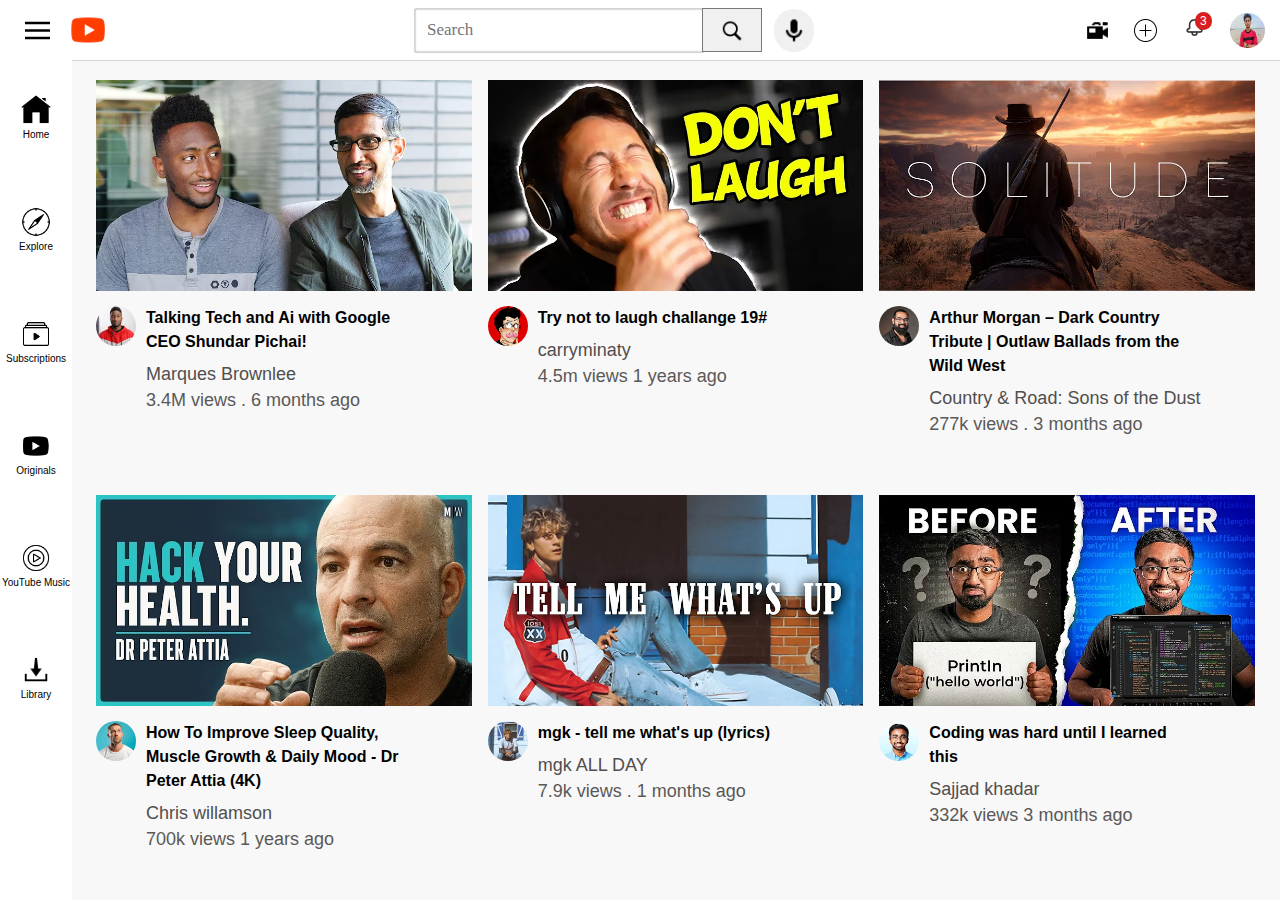
<file: index.html>
<!DOCTYPE html>
<html lang="en">
<head>
  <meta charset="UTF-8">
  <meta name="viewport" content="width=device-width, initial-scale=1.0">
  <title>You-Tube</title>
  <link rel="stylesheet" href="thumbnails/styles/video.css">
  <link rel="stylesheet" href="thumbnails/styles/header.css">
  <link rel="stylesheet" href="thumbnails/styles/general.css">
  <link rel="stylesheet" href="thumbnails/styles/sidebar.css">
  

</head>
<body>
  <header class="header">
 <div class="left-section">
  <img class="hamburger-menu" src="icons/icons8-hamburger-menu-50.png" alt="">
  <img class="youtube-logo" src="icons/icons8-youtube-48.png" alt="">
 </div>
 <div class="middle-section">
<input class="search" type="text" placeholder="Search">
  <button class="search-button">
    <img class="search-icon" src="icons/icons8-search-50.png" alt="">
    <div class="tool-tip">Search</div>
  </button>
  
  <button class="voice-button">
    <img class="voice-icon" src="icons/icons8-mike-24.png" alt="">
  </button>
 </div>
  
 <div class="right-section">
   <img class="camcorder-icon" src="icons/icons8-camcorder-24.png" alt="">
  <img class="plus-icon" src="icons/icons8-plus-50.png" alt="">
  <div class="notification-icon-container">
  <img class="notification-icon" src="icons/icons8-notifications-78.png" alt="">
  <div class="notification-count">3</div>
  </div>
  
  <img class="channel-icon" src="channel-pic/WhatsApp Image 2025-06-28 at 10.37.58_a1f1fb1d.jpg" alt="">
 </div>
 
  </header>
  <nav class="sidebar">
   <div class="sidebar-link">
    <img src="icons/icons8-home-2.png" alt="">
    <div>Home</div>
   </div>
   <div class="sidebar-link">
 <img src="icons/icons8-compass-2.png" alt="">
 <div>Explore</div>
   </div>
   <div class="sidebar-link">
<img src="icons/icons8-video-playlist-48.png" alt="">
<div>Subscriptions</div>
   </div>
   <div class="sidebar-link">
<img src="icons/icons8-youtube-50.png" alt="">
<div>Originals</div>
   </div>
   <div class="sidebar-link">
<img src="icons/icons8-youtube-music-50.png" alt="">
<div>YouTube Music</div>
   </div>
   <div class="sidebar-link">
<img src="icons/download.png" alt="">
<div>Library</div>
   </div>
  </nav>

  <main class="video-grid">

    <section class="youtube-box">
<div class="img-container">
  <a href=""><img class="img-second" src="thumbnails/hq720.avif" alt=""></a>
  
</div>
<div class="video-info-grid">
  <div class="img-profile">
    
    <img class="img-in" src="channel-pic/final-000.jpg" alt="">
    
    
  </div>
  <div class="info-profile">
<p class="video-title">
 Talking Tech and Ai with Google CEO Shundar Pichai!
</p>
<p class="video-author">
 Marques Brownlee
</p>
<p class="video-stats">
  3.4M views . 6 months ago
   </p>
  </div>
 </div>
</section>

  <section class="youtube-box">

<div class="img-container">
  <img class="img-second" src="thumbnails/hq720 (1).avif" alt="">
  
</div>
<div class="video-info-grid">
  <div class="img-profile">
    <img class="img-in" src="channel-pic/unnamed.jpg" alt="">
  </div>
  <div class="info-profile">
<p class="video-title">
  Try not to laugh challange 19#
</p>
<p class="video-author">
  carryminaty
</p>
<p class="video-stats">
  4.5m views 1 years ago
   </p>
  </div>
 </div>
</section>

<section class="youtube-box">

<div class="img-container">
  <img class="img-second" src="thumbnails/th-1.avif" alt="">
  
</div>
<div class="video-info-grid">
  <div class="img-profile">
    <img class="img-in" src="channel-pic/ph-2.jpg" alt="">
  </div>
  <div class="info-profile">
<p class="video-title">
  Arthur Morgan – Dark Country Tribute | Outlaw Ballads from the Wild West
</p>
<p class="video-author">
 Country & Road: Sons of the Dust
</p>
<p class="video-stats">
  277k views . 3 months ago
   </p>
  </div>
 </div>
</section>

  <section class="youtube-box">

<div class="img-container">
  <img class="img-second" src="thumbnails/new-1.avif" alt="">
</div>
<div class="video-info-grid">
  <div class="img-profile">
    <img class="img-in" src="channel-pic/new-1.jpg" alt="">
  </div>
  <div class="info-profile">
<p class="video-title">
  How To Improve Sleep Quality, Muscle Growth & Daily Mood - Dr Peter Attia (4K)
</p>
<p class="video-author">
  Chris willamson
</p>
<p class="video-stats">
  700k views 1 years ago
   </p>
  </div>
 </div>
</section>

<section class="youtube-box">

<div class="img-container">
  <img class="img-second" src="thumbnails/th-3.avif" alt="">
</div>
<div class="video-info-grid">
  <div class="img-profile">
    <img class="img-in" src="channel-pic/channels4_profile.jpg" alt="">
  </div>
  <div class="info-profile">
<p class="video-title">
 mgk - tell me what's up (lyrics)
</p>
<p class="video-author">
mgk ALL DAY
</p>
<p class="video-stats">
  7.9k views . 1 months ago
   </p>
  </div>
 </div>
</section>

  <section class="youtube-box">

<div class="img-container">
  <img class="img-second" src="thumbnails/th-4.avif" alt="">
</div>
<div class="video-info-grid">
  <div class="img-profile">
    <img class="img-in" src="channel-pic/ph-4.jpg" alt="">
  </div>
  <div class="info-profile">
<p class="video-title">
  Coding was hard until I learned this
</p>
<p class="video-author">
 Sajjad khadar
</p>
<p class="video-stats">
  332k views 3 months ago
   </p>
  </div>
 </div>
</section>

  </main>
</body>
</html>
</file>
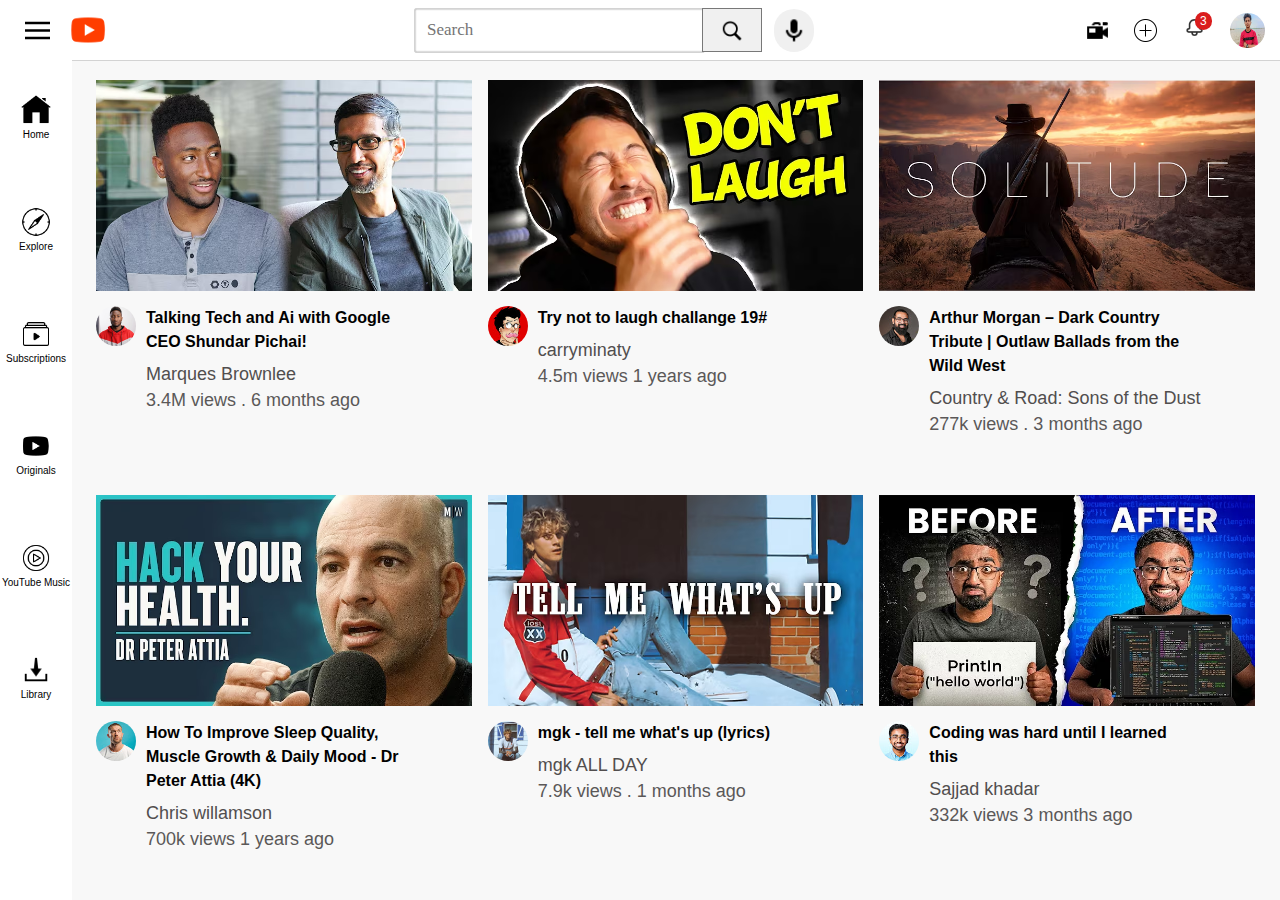
<file: you-tube.html>
<!DOCTYPE html>
<html lang="en">
<head>
  <meta charset="UTF-8">
  <meta name="viewport" content="width=device-width, initial-scale=1.0">
  <title>You-Tube</title>
  <link rel="stylesheet" href="thumbnails/styles/video.css">
  <link rel="stylesheet" href="thumbnails/styles/header.css">
  <link rel="stylesheet" href="thumbnails/styles/general.css">
  <link rel="stylesheet" href="thumbnails/styles/sidebar.css">
  

</head>
<body>
  <header class="header">
 <div class="left-section">
  <img class="hamburger-menu" src="icons/icons8-hamburger-menu-50.png" alt="">
  <img class="youtube-logo" src="icons/icons8-youtube-48.png" alt="">
 </div>
 <div class="middle-section">
<input class="search" type="text" placeholder="Search">
  <button class="search-button">
    <img class="search-icon" src="icons/icons8-search-50.png" alt="">
    <div class="tool-tip">Search</div>
  </button>
  
  <button class="voice-button">
    <img class="voice-icon" src="icons/icons8-mike-24.png" alt="">
  </button>
 </div>
  
 <div class="right-section">
   <img class="camcorder-icon" src="icons/icons8-camcorder-24.png" alt="">
  <img class="plus-icon" src="icons/icons8-plus-50.png" alt="">
  <div class="notification-icon-container">
  <img class="notification-icon" src="icons/icons8-notifications-78.png" alt="">
  <div class="notification-count">3</div>
  </div>
  
  <img class="channel-icon" src="channel-pic/WhatsApp Image 2025-06-28 at 10.37.58_a1f1fb1d.jpg" alt="">
 </div>
 
  </header>
  <nav class="sidebar">
   <div class="sidebar-link">
    <img src="icons/icons8-home-2.png" alt="">
    <div>Home</div>
   </div>
   <div class="sidebar-link">
 <img src="icons/icons8-compass-2.png" alt="">
 <div>Explore</div>
   </div>
   <div class="sidebar-link">
<img src="icons/icons8-video-playlist-48.png" alt="">
<div>Subscriptions</div>
   </div>
   <div class="sidebar-link">
<img src="icons/icons8-youtube-50.png" alt="">
<div>Originals</div>
   </div>
   <div class="sidebar-link">
<img src="icons/icons8-youtube-music-50.png" alt="">
<div>YouTube Music</div>
   </div>
   <div class="sidebar-link">
<img src="icons/download.png" alt="">
<div>Library</div>
   </div>
  </nav>

  <main class="video-grid">

    <section class="youtube-box">
<div class="img-container">
  <a href=""><img class="img-second" src="thumbnails/hq720.avif" alt=""></a>
  
</div>
<div class="video-info-grid">
  <div class="img-profile">
    
    <img class="img-in" src="channel-pic/final-000.jpg" alt="">
    
    
  </div>
  <div class="info-profile">
<p class="video-title">
 Talking Tech and Ai with Google CEO Shundar Pichai!
</p>
<p class="video-author">
 Marques Brownlee
</p>
<p class="video-stats">
  3.4M views . 6 months ago
   </p>
  </div>
 </div>
</section>

  <section class="youtube-box">

<div class="img-container">
  <img class="img-second" src="thumbnails/hq720 (1).avif" alt="">
  
</div>
<div class="video-info-grid">
  <div class="img-profile">
    <img class="img-in" src="channel-pic/unnamed.jpg" alt="">
  </div>
  <div class="info-profile">
<p class="video-title">
  Try not to laugh challange 19#
</p>
<p class="video-author">
  carryminaty
</p>
<p class="video-stats">
  4.5m views 1 years ago
   </p>
  </div>
 </div>
</section>

<section class="youtube-box">

<div class="img-container">
  <img class="img-second" src="thumbnails/th-1.avif" alt="">
  
</div>
<div class="video-info-grid">
  <div class="img-profile">
    <img class="img-in" src="channel-pic/ph-2.jpg" alt="">
  </div>
  <div class="info-profile">
<p class="video-title">
  Arthur Morgan – Dark Country Tribute | Outlaw Ballads from the Wild West
</p>
<p class="video-author">
 Country & Road: Sons of the Dust
</p>
<p class="video-stats">
  277k views . 3 months ago
   </p>
  </div>
 </div>
</section>

  <section class="youtube-box">

<div class="img-container">
  <img class="img-second" src="thumbnails/new-1.avif" alt="">
</div>
<div class="video-info-grid">
  <div class="img-profile">
    <img class="img-in" src="channel-pic/new-1.jpg" alt="">
  </div>
  <div class="info-profile">
<p class="video-title">
  How To Improve Sleep Quality, Muscle Growth & Daily Mood - Dr Peter Attia (4K)
</p>
<p class="video-author">
  Chris willamson
</p>
<p class="video-stats">
  700k views 1 years ago
   </p>
  </div>
 </div>
</section>

<section class="youtube-box">

<div class="img-container">
  <img class="img-second" src="thumbnails/th-3.avif" alt="">
</div>
<div class="video-info-grid">
  <div class="img-profile">
    <img class="img-in" src="channel-pic/channels4_profile.jpg" alt="">
  </div>
  <div class="info-profile">
<p class="video-title">
 mgk - tell me what's up (lyrics)
</p>
<p class="video-author">
mgk ALL DAY
</p>
<p class="video-stats">
  7.9k views . 1 months ago
   </p>
  </div>
 </div>
</section>

  <section class="youtube-box">

<div class="img-container">
  <img class="img-second" src="thumbnails/th-4.avif" alt="">
</div>
<div class="video-info-grid">
  <div class="img-profile">
    <img class="img-in" src="channel-pic/ph-4.jpg" alt="">
  </div>
  <div class="info-profile">
<p class="video-title">
  Coding was hard until I learned this
</p>
<p class="video-author">
 Sajjad khadar
</p>
<p class="video-stats">
  332k views 3 months ago
   </p>
  </div>
 </div>
</section>

  </main>
</body>
</html>
</file>
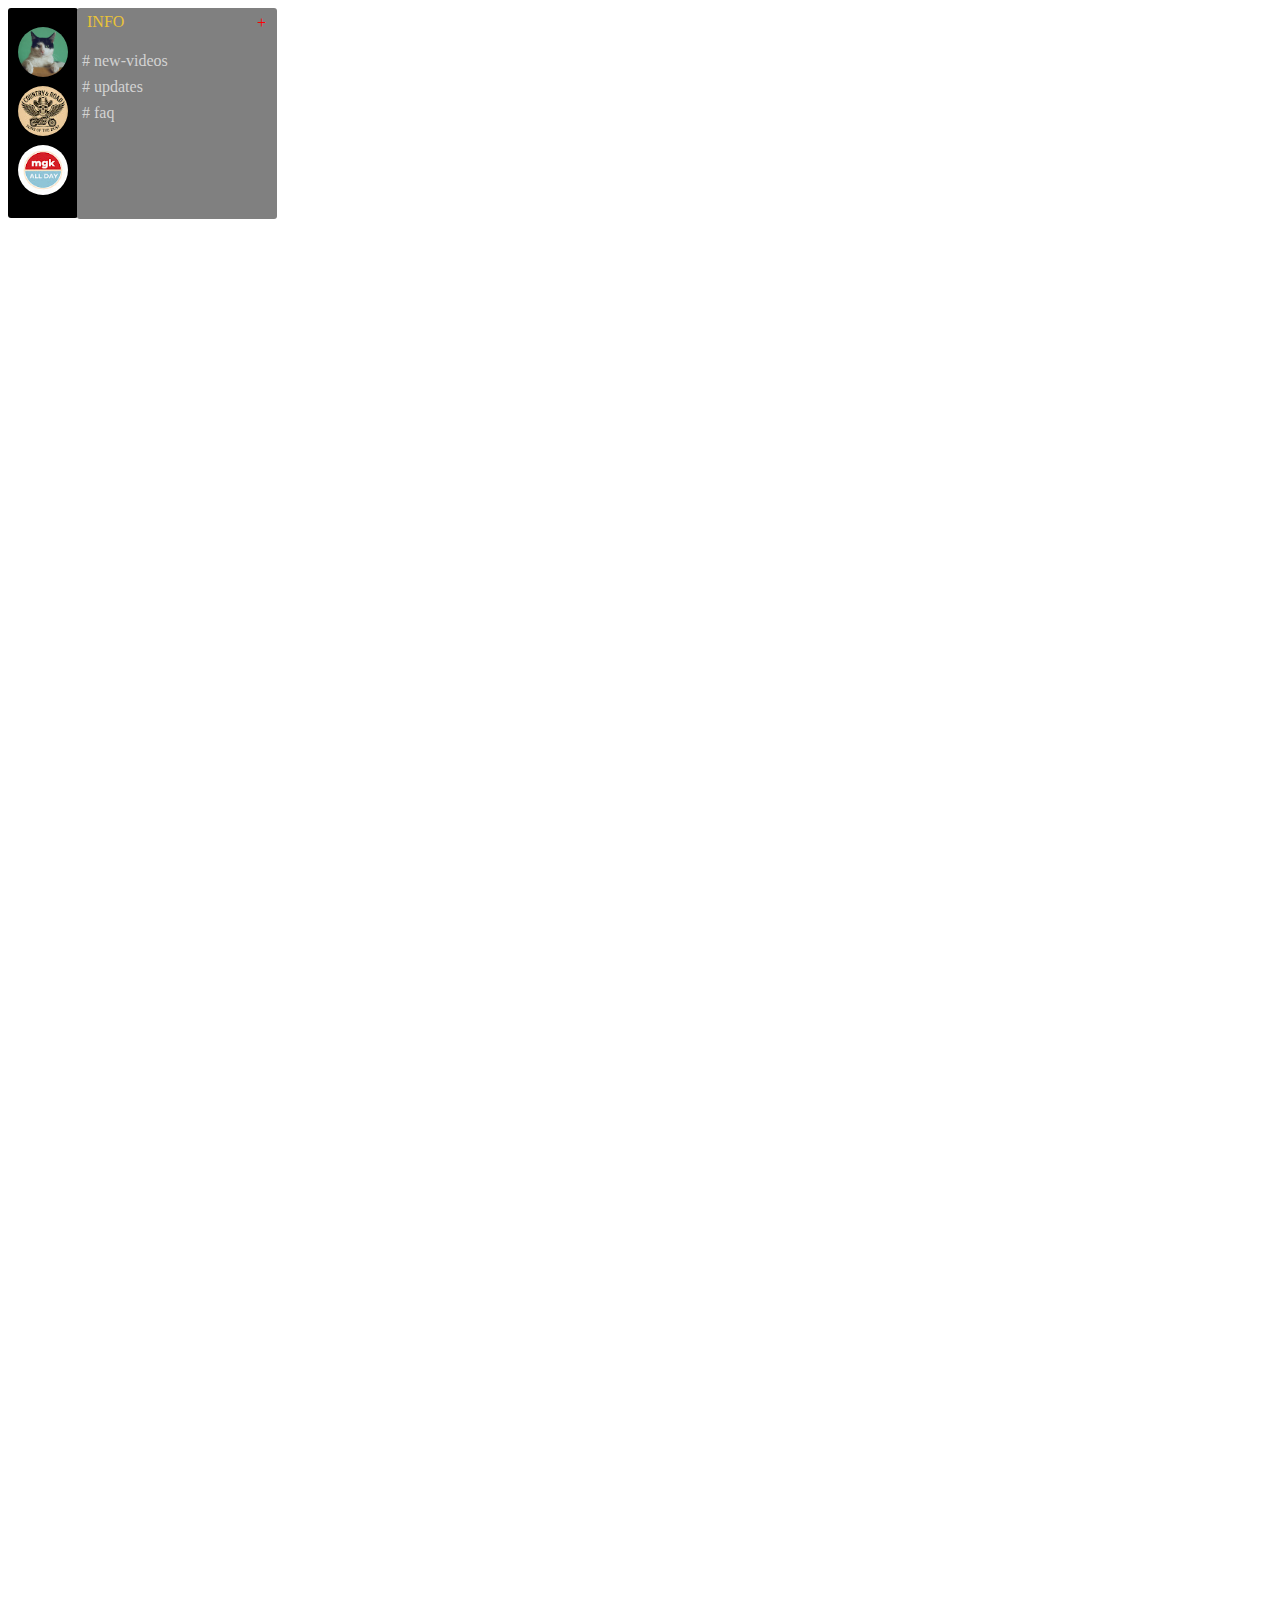
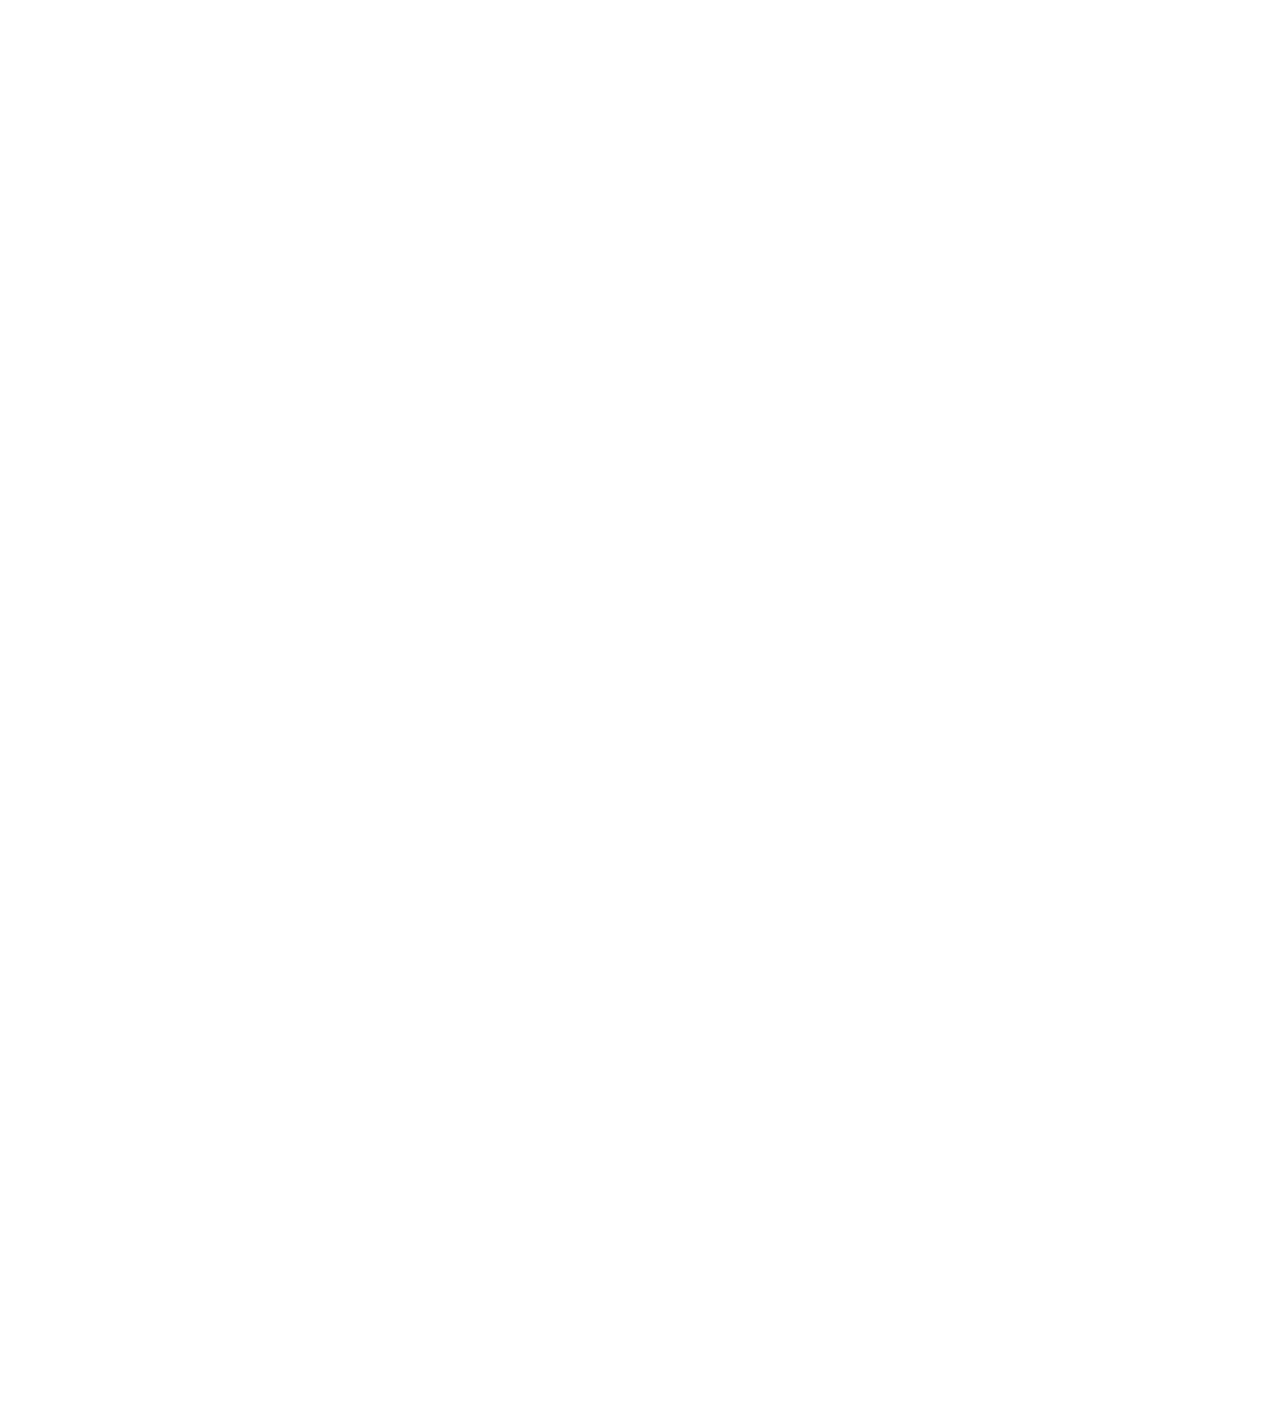
<file: thumbnails/flexbox.html>
<!DOCTYPE html>
<html lang="en">
<head>
  <meta charset="UTF-8">
  <meta name="viewport" content="width=device-width, initial-scale=1.0">
  <title>flexbox practice</title>
  <style>
    .first-sidebar{
      display: flex;
      flex-direction: column;
      background-color: black;
      width: 70px;
      align-items: center;
      height: 210px;
      justify-content: center;
      border-radius: 3px;
     
     
    }
  .img-first{
    height: 50px;
    width: 50px;
    border-radius: 50%;
    object-fit: cover;
    margin-bottom: 5px;
   

  }
  .img-second{
     height: 50px;
    width: 50px;
    border-radius: 50%;
    object-fit: cover;
     margin-bottom: 5px;
  }
  .img-secondd{
   height: 50px;
   width: 50px;
   border-radius: 50%;
   
  }
  .second-sidebar{
    display: flex;
    flex-direction: column;
    background-color: gray;
    margin-left: 69px;
    margin-top: -210px;
    height: 211px;
    width: 200px;
    border-radius: 3px;
    align-items: start;
    
  }
  .info-up{
    color: rgb(233, 195, 56);
    margin-left: 10px;
    margin-top: 5px;
    margin-bottom: 12px;
  }
  .plus-up{
    color: red;
    margin-left:170px;
    margin-top: -17px;
  }
  .content-in{
    color: lightgray;
    margin-top: 8px;
    margin-left: 5px;
    

  }
  </style>
</head>
<body style="height: 3000px;">
  <div class="first-sidebar">
    <div>
      <img class="img-first" src="imgi_13_photo-1514888286974-6c03e2ca1dba.jpeg" alt="">
    </div>
    <div>
 <img class="img-second" src="ph-1.jpg" alt="">
    </div>
     <div>
<img class="img-secondd" src="ph-3.jpg" alt="">
     </div>
      
    
  </div>
  <div class="second-sidebar">
    <div class="info-up">
      INFO
      <div class="plus-up">+</div>
    </div>
    <div class="content-in">
      # new-videos
    </div>
    <div class="content-in">
      # updates
    </div>
    <div class="content-in">
      # faq
    </div>




  </div>




</body>
</html>
</file>
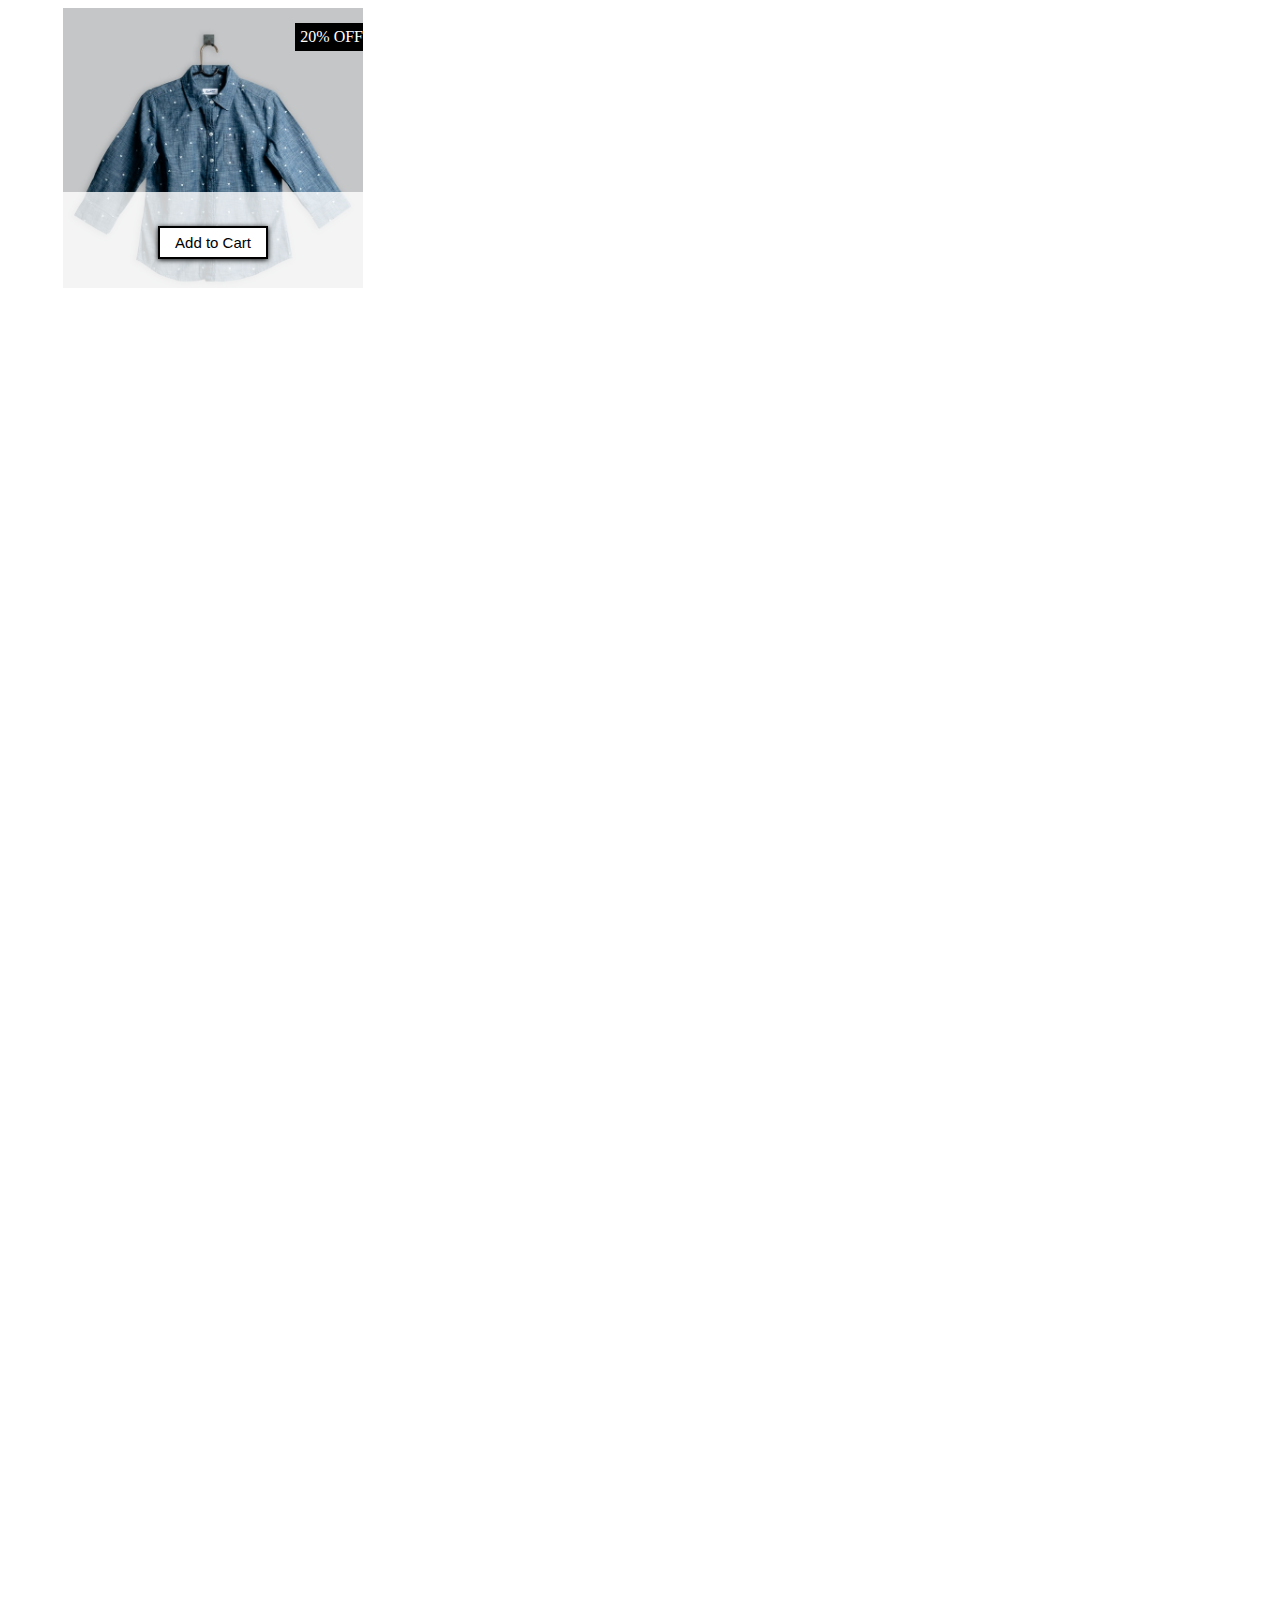
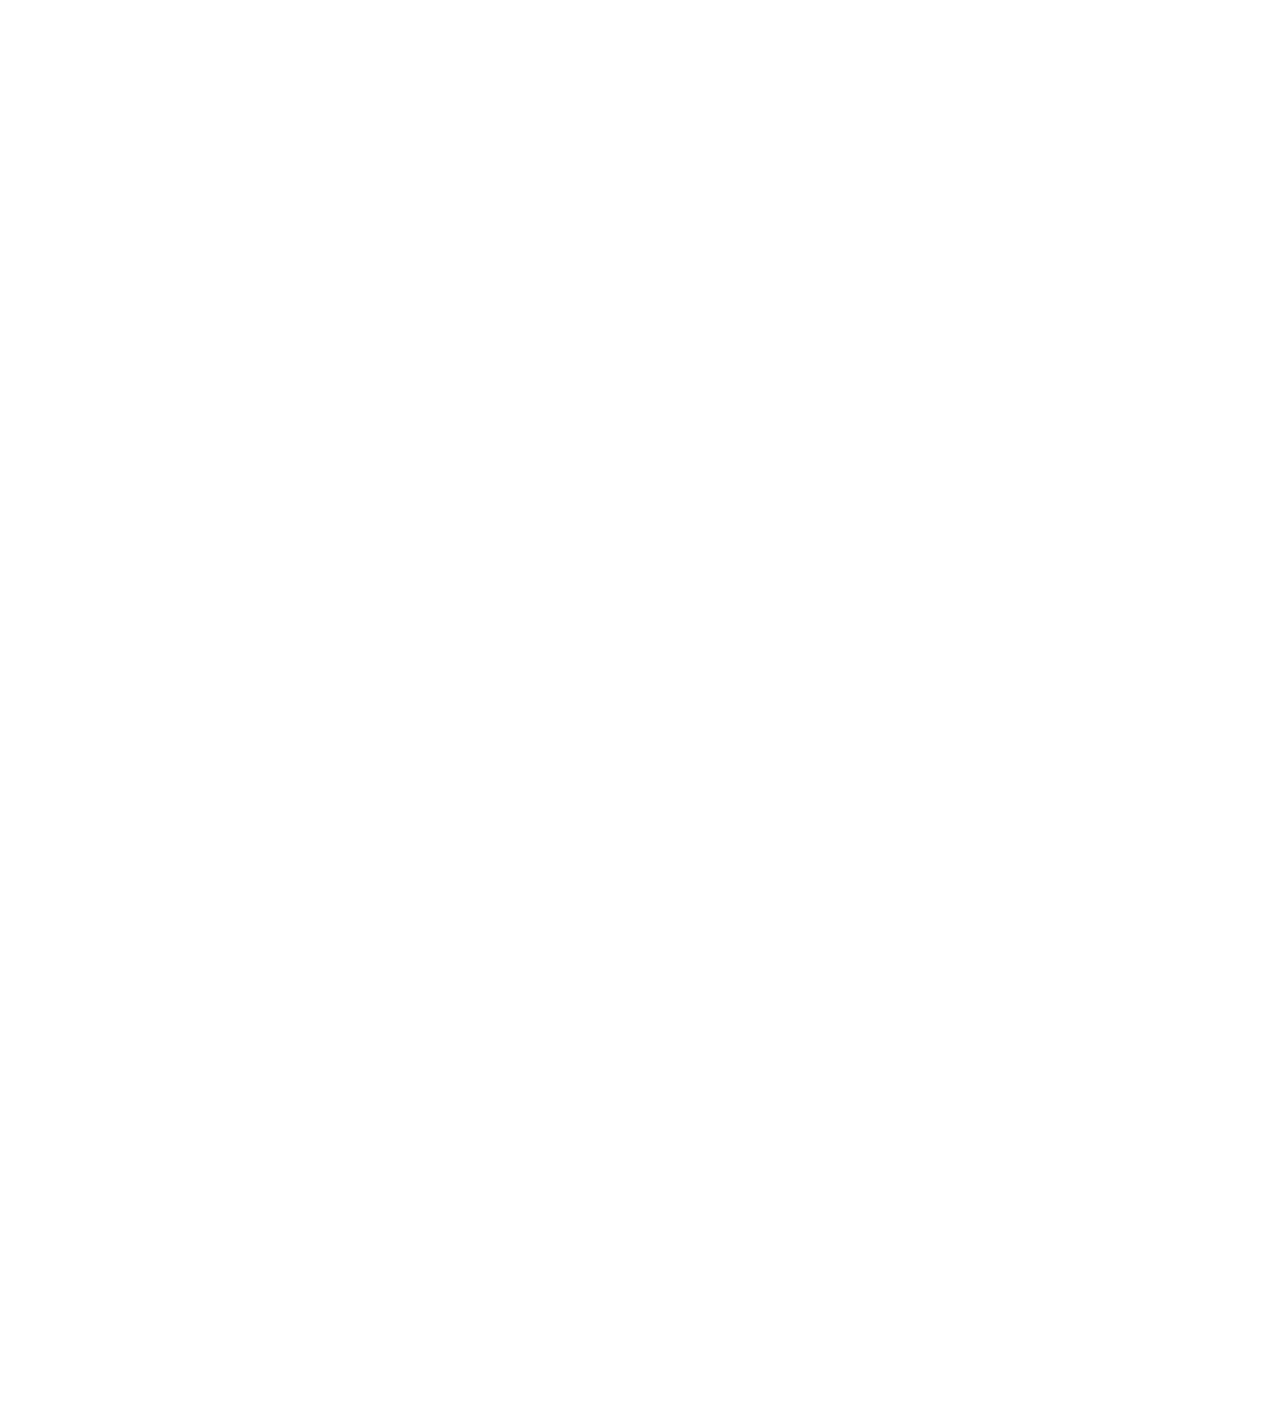
<file: thumbnails/position.html>
<!DOCTYPE html>
<html lang="en">
<head>
  <meta charset="UTF-8">
  <meta name="viewport" content="width=device-width, initial-scale=1.0">
  <title>position</title>
<style>
.container{
  position: relative;
  display: inline-block;
  margin-left: 55px;
 
}
.img{
  height: 280px;
  width: 300px;
  object-fit: cover;
  
}
.offer{
  position: absolute;
  right: 0 ;
  top: 15px;
  background-color: black;
  color: white;
  padding-top: 5px;
  padding-bottom: 5px;
  padding-left: 5px;
}
.fill{
  background-color: rgba(255, 255, 255, 0.8);
  bottom: 0;
  height: 100px;
  width: 300px;
  position: absolute;
  display: flex;
  justify-content: center;
  align-items: center;
  
}
button{
 
  background-color: white;
  border-style: solid;
  padding-top: 6px;
  padding-bottom: 6px;
  padding-left: 15px;
  padding-right: 15px;
  cursor: pointer;
  box-shadow: 0px 1px 5px;
  font-size: 15px;
  
}
:active{
  color: red;
}
</style>

</head>
<body style="height: 3000px;">
<div class="container">
  <img class="img" src="shirt.jpg" alt="">
  <div class="offer">20% OFF</div>  
  <div class="fill">
   <button class="button">Add to Cart</button>
  </div>
   
</div>


</body>
</html>
</file>
<file: thumbnails/styles/video.css>
.youtube-box{
  

  }
 

.img-second{
  width: 100%;
   position: relative; 
}


.text{
  margin-left: 20px;
}
.channel-info{
  vertical-align: top;
}

.channel-pic{
  display: inline-block;
 width: 50px;
vertical-align: top;

}
.channel-stats{
  display: inline-block;
  width: 200px;
 
}
.img-pic{
  width: 100%;
}
.video-info-grid{
  display: grid;
  grid-template-columns: 50px 1fr;
}

.img-profile{
vertical-align: top;


}
.info-profile{

vertical-align: top;
}
.img-in{
  width: 40px;
  border-radius: 50px;
}
.video-title{
  margin-top: 0;
  margin-bottom: 0;
  font-weight: 600;
  width: 260px;
  font-size: large;
}
@media (min-width: 1000px){
  .video-title{
    font-size: 16px;
    line-height: 24px;
  }
}
.video-author{
  margin-top: 10px;
  color: rgb(81, 78, 78);
  margin-bottom: 0;
  
}
.video-stats{
  margin-top: 5px;
  color: rgb(91, 88, 88);
}
@media (min-width: 1000px){
  .video-author .video-stats{
    font-size: 16px;
  }
}
.img-second{
  margin-bottom: 10px;
}
.video-grid{
  display: grid;
  grid-template-columns: 1fr 1fr 1fr;
  column-gap: 16px;
  row-gap: 42px;
  
}
@media (max-width: 740px){
  .video-grid{
    grid-template-columns: 1fr 1fr;
  }
}




.video-time{
  color: white;
  background-color: black;
  position: absolute;
  left: 490px;
  top: 318px;
  font-size: 12px;
  font-family: Roboto, arial;
  font-weight: 600;
  padding-left: 5px;
  padding-right: 5px;
  padding-top: 5px;
  padding-bottom: 5px;
  border-radius: 2px;
}
.notification-icon-container{
  position: relative;

}
.notification-count{
  position: absolute;
  top: -3px;
  right: -5px;
  background-color: rgb(218, 29, 29);
  color: white;
  font-size: 12px;
  font-family: Arial, Helvetica, sans-serif;
  padding-left: 5px;
  padding-right: 5px;
  padding-top: 2px;
  padding-bottom: 2px;
  border-radius: 10px;
}
</file>
<file: thumbnails/styles/header.css>
.header{
  height: 60px;
  display: flex;
  flex-direction: row;
  justify-content: space-between;
  position: fixed;
  background-color: white;
  top: 0;
  left: 0;
  right: 0;
  border-bottom: 1px solid lightgray;
  z-index: 100;

}
.left-section{

  display: flex;
  align-items: center;

}
.hamburger-menu{
  height: 25px;
  margin-left: 25px;
  margin-right: 18px;
 
}
.youtube-logo{
  height: 40px;

}
.middle-section{
  flex: 1;
  margin-left: 70px;
  margin-right: 35px;
  max-width: 400px;
  display: flex;
  align-items: center;
}
.search-button{
  height: 44px;
  width: 60px;
  background-color:rgb(240, 240, 240);
  border: 1px solid rgba(0, 0, 0, 0.5);
  margin-left: -3px;
  position: relative;
}
.tool-tip{
  position: absolute;
  background-color: rgb(103, 100, 100);
  color: white;
  bottom: -10;
  padding-right: 8px;
  padding-left: 8px;
  padding-top: 4px;
  padding-bottom: 4px;
  opacity: 0;
  transition: opacity 0.15s;
  pointer-events: none;
}
.search-button:hover .tool-tip{
  opacity: 1;
}

.voice-button{
  height: 43px;
  width: 40px;
  background-color:rgb(240, 240, 240) ;
  border-radius: 21px;
  border: none;
  margin-left: 12px;
}
.search{
 flex: 1;
 height: 41px;
 border: 1px solid lightgray;
 text-indent: 10px;
 border-radius: 2px;
 box-shadow: inset 0px 0px 2px rgba(0, 0, 0, 0.5);
 font-family: georgia;
 font-size: medium;
}
.search::placeholder{
  font-family:Georgia, 'Times New Roman', Times, serif;
  font-size: 17px;
}
.search-icon{
  height: 22px;
  margin-top: 4px;
}
.voice-icon{
  height: 28px;
  margin-top: 4px;
}
.right-section{
margin-right: 15px;
width: 180px;
display: flex;
align-items: center;
justify-content: space-between;
flex-shrink: 0;
}
.camcorder-icon{
  height:  25px;
}
.plus-icon{
  height:  25px;
}
.notification-icon{
  height:  25px;
}
.channel-icon{
    width: 35px;
    height: 35px;
    border-radius: 50%;
    display: flex;
    align-items: center;
    
   
}
</file>
<file: thumbnails/styles/general.css>
body{
  margin: 0;
  font-family:  arial;
 padding-top: 80px;
 padding-left: 96px;
 padding-right: 25px;
 background-color: rgb(248, 248, 248);
 
}
@media (min-width: 1000px){
  body{
    font-size: large;
    
  }
}
</file>
<file: thumbnails/styles/sidebar.css>
.sidebar{
  position: fixed;
  left: 0;
  bottom: 0;
 top: 60px;
 background-color: white;
 width: 72px;
 z-index: 200;

}
.sidebar-link{
 
  height: 105px;
  margin-bottom: 2px;
  display: flex;
  align-items: center;
  justify-content: center;
  flex-direction: column;
  cursor: pointer;
 padding-top: 5px;
}
.sidebar-link:hover {
  background-color: rgb(235, 235, 235);
}
.sidebar-link img{
  height: 30px;
}
.sidebar-link div{
  font-family: Arial, Helvetica, sans-serif;
  font-size: 10px;
  margin-top: 4px;
  
}
</file>
